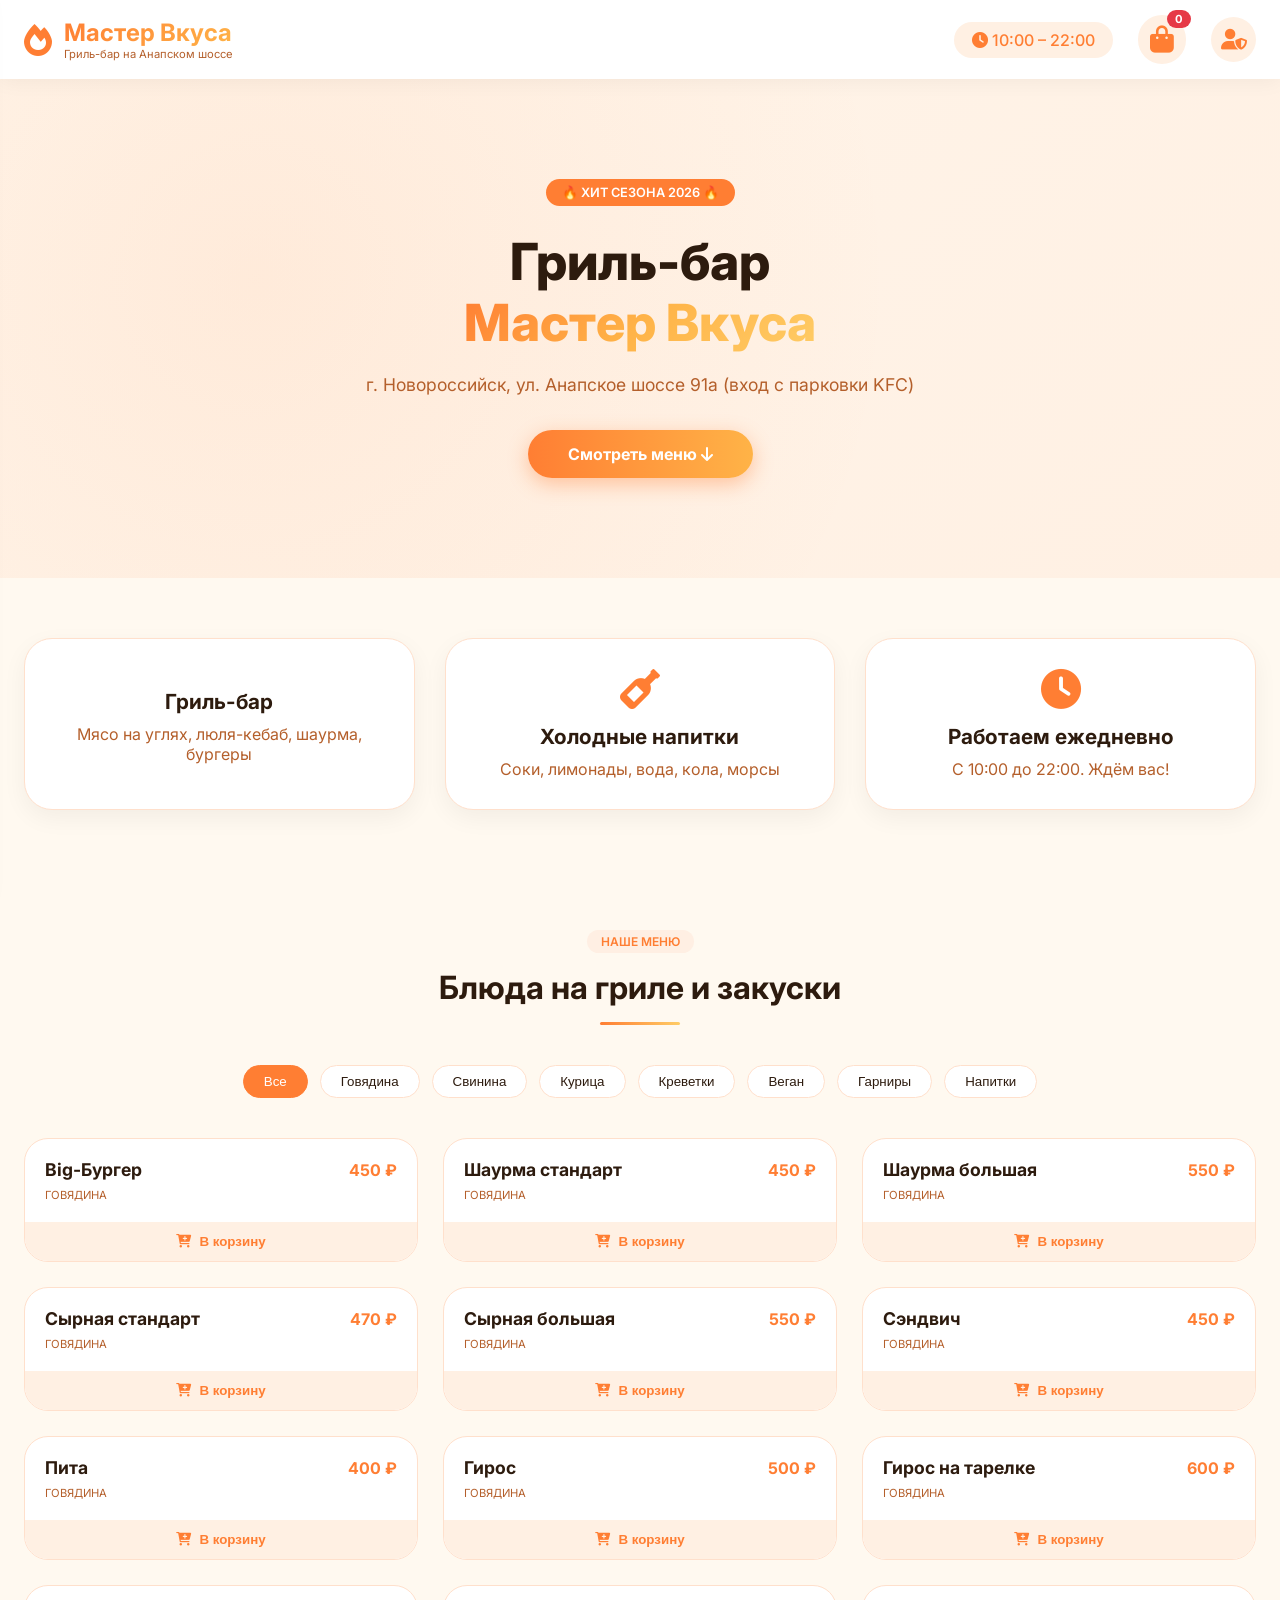
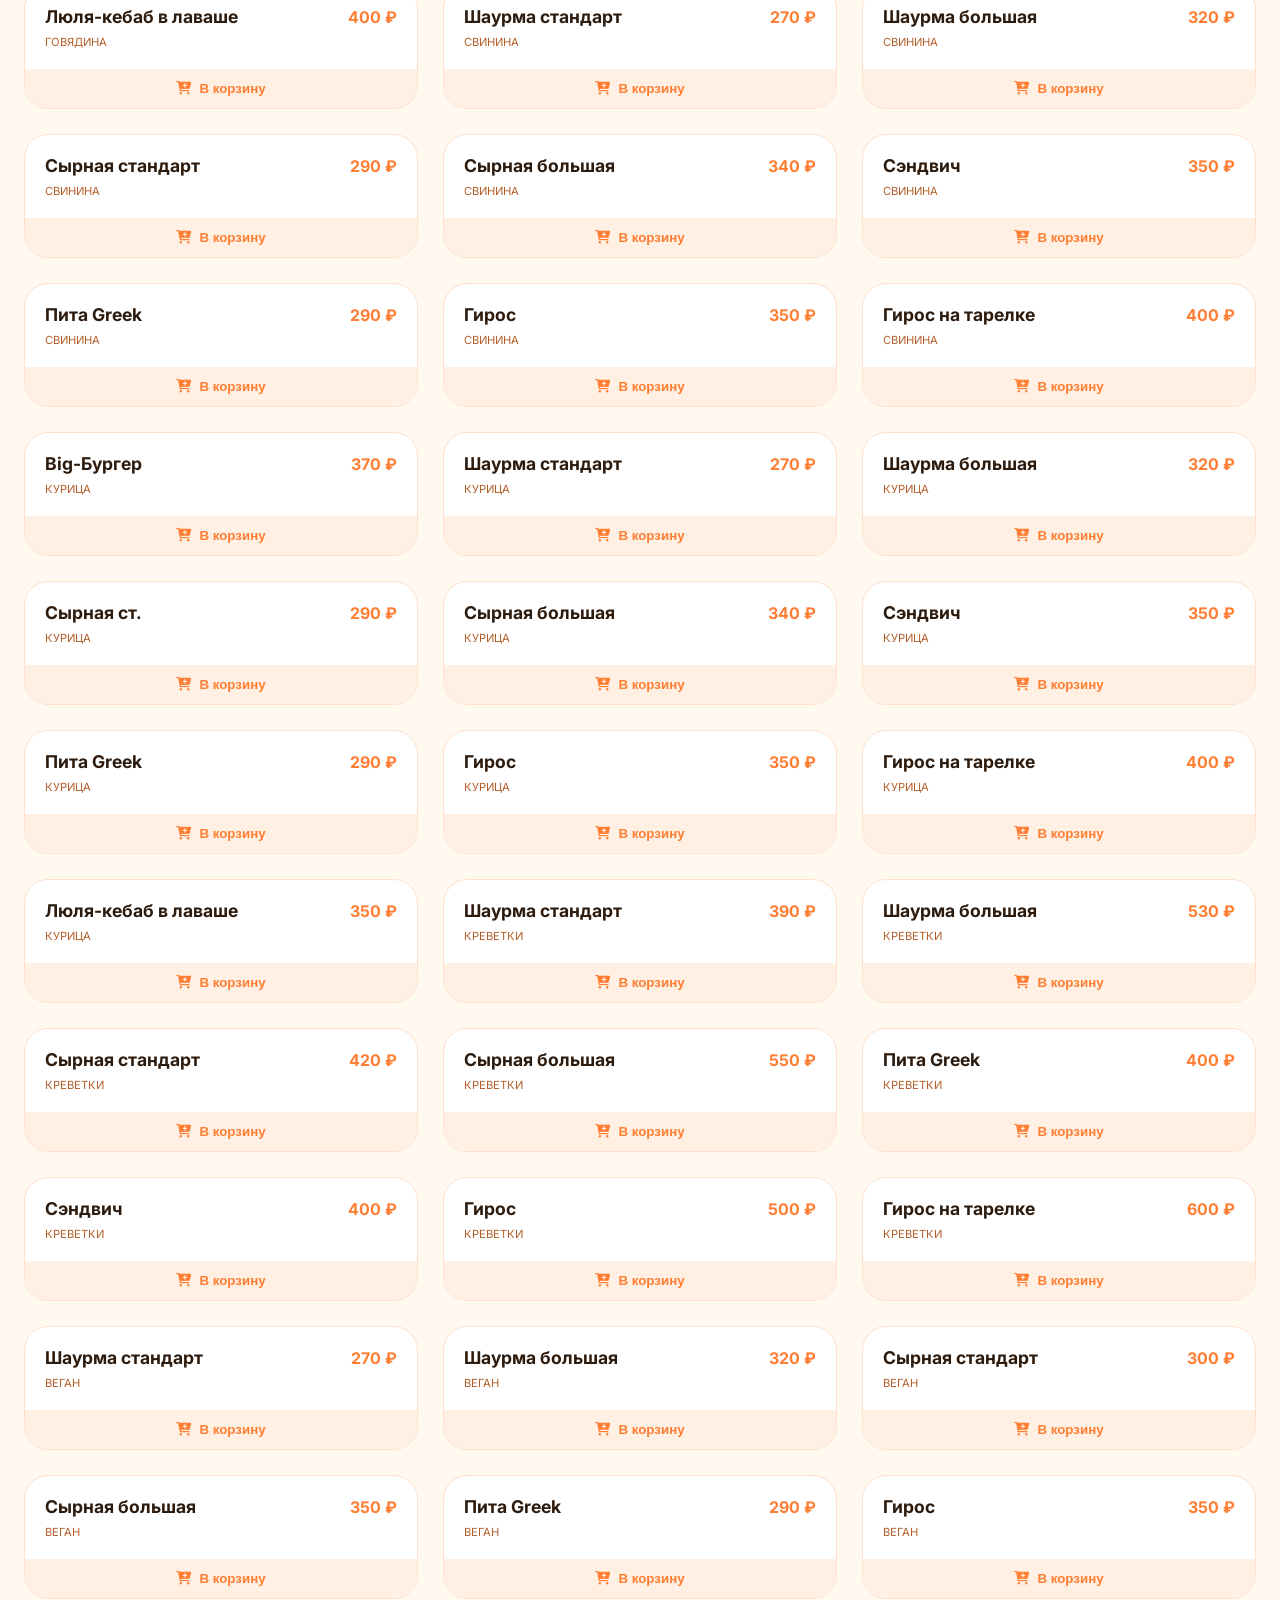
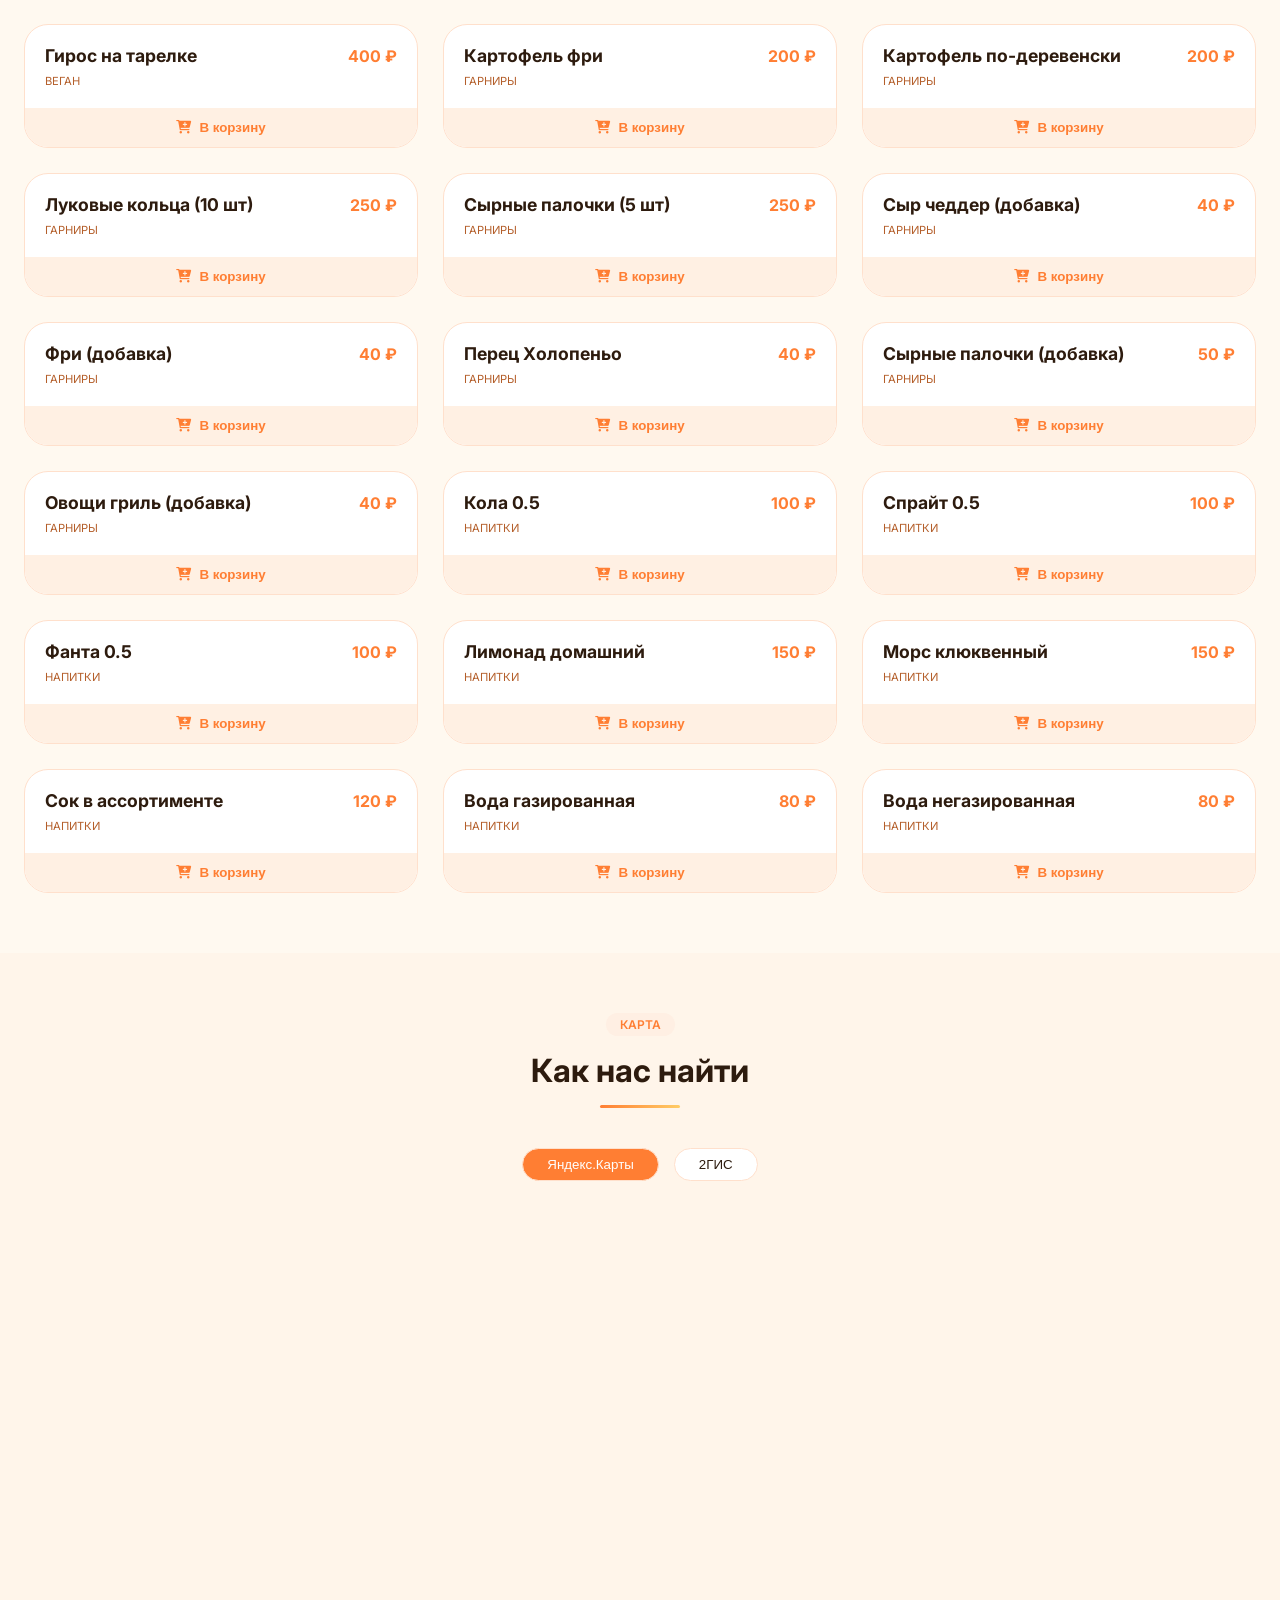
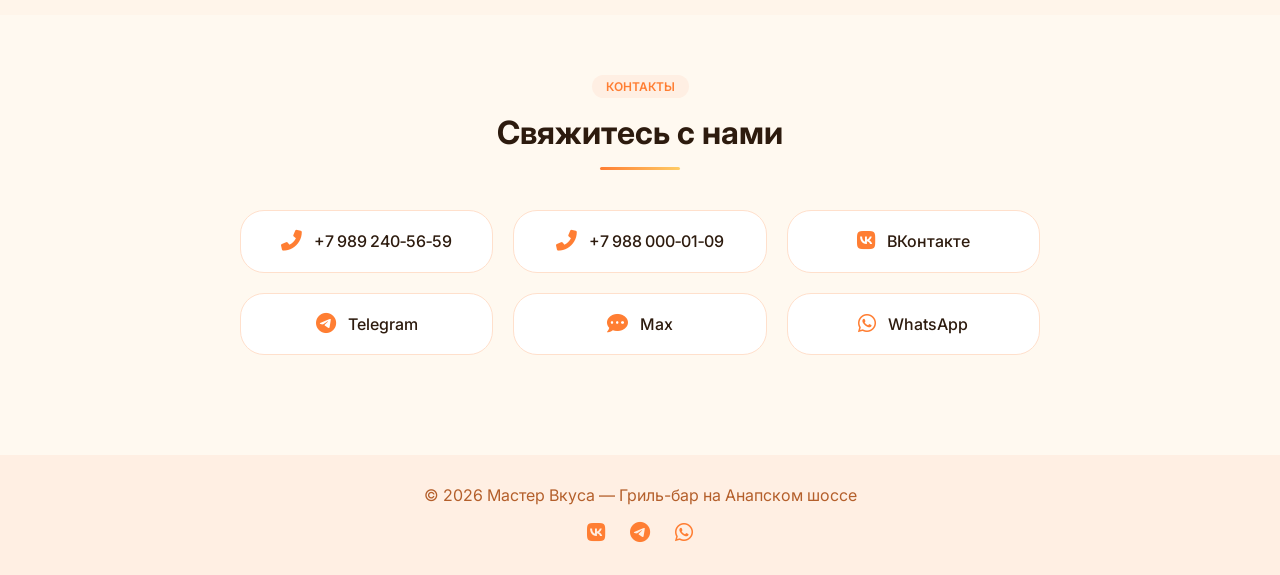
<file: index.html>
<!DOCTYPE html>
<html lang="ru">
<head>
    <meta charset="UTF-8">
    <meta name="viewport" content="width=device-width, initial-scale=1.0, user-scalable=yes">
    <title>Мастер Вкуса — гриль-бар на Анапском шоссе</title>
    <link rel="stylesheet" href="style.css">
    <link rel="stylesheet" href="https://cdnjs.cloudflare.com/ajax/libs/font-awesome/6.0.0-beta3/css/all.min.css">
    <link href="https://fonts.googleapis.com/css2?family=Inter:opsz,wght@14..32,300;400;500;600;700;800&display=swap" rel="stylesheet">
</head>
<body>

    <div class="burger-menu" id="burgerMenu">
        <div class="burger-line line1"></div>
        <div class="burger-line line2"></div>
        <div class="burger-line line3"></div>
    </div>
    <nav class="mobile-nav" id="mobileNav">
        <ul>
            <li><a href="#menu" class="mobile-link">🍔 Меню</a></li>
            <li><a href="#map" class="mobile-link">📍 Карта</a></li>
            <li><a href="#contacts" class="mobile-link">📞 Контакты</a></li>
            <li><a href="#" id="mobileCartLink">🛒 Корзина <span id="mobileCartCount">0</span></a></li>
            <li><a href="#" id="mobileAdminLink">🛡️ Админ</a></li>
            <li><button id="themeToggleMobile" class="theme-btn-mobile">🌙 Тёмная тема</button></li>
        </ul>
    </nav>

    <div id="toast" class="toast"></div>

    <header class="header">
        <div class="container">
            <div class="logo">
                <i class="fas fa-fire"></i>
                <div>
                    <h1>Мастер Вкуса</h1>
                    <p>Гриль-бар на Анапском шоссе</p>
                </div>
            </div>
            <div class="header-actions">
                <div class="hours"><i class="fas fa-clock"></i> 10:00 – 22:00</div>
                <div class="cart-icon" id="cartIcon">
                    <i class="fas fa-bag-shopping"></i>
                    <span id="cartCount" class="cart-count">0</span>
                </div>
                <button class="admin-btn" id="adminPanelBtn"><i class="fas fa-user-shield"></i></button>
            </div>
        </div>
    </header>

    <section class="hero">
        <div class="hero-bg"></div>
        <div class="container hero-content">
            <span class="hero-badge">🔥 ХИТ СЕЗОНА 2026 🔥</span>
            <h2>Гриль-бар<br><span class="gradient-text">Мастер Вкуса</span></h2>
            <p>г. Новороссийск, ул. Анапское шоссе 91а (вход с парковки KFC)</p>
            <a href="#menu" class="btn-primary">Смотреть меню <i class="fas fa-arrow-down"></i></a>
        </div>
    </section>

    <section class="info-cards">
        <div class="container">
            <div class="info-grid">
                <div class="info-card"><i class="fas fa-grill"></i><h3>Гриль-бар</h3><p>Мясо на углях, люля-кебаб, шаурма, бургеры</p></div>
                <div class="info-card"><i class="fas fa-wine-bottle"></i><h3>Холодные напитки</h3><p>Соки, лимонады, вода, кола, морсы</p></div>
                <div class="info-card"><i class="fas fa-clock"></i><h3>Работаем ежедневно</h3><p>С 10:00 до 22:00. Ждём вас!</p></div>
            </div>
        </div>
    </section>

    <section class="menu-section" id="menu">
        <div class="container">
            <div class="section-header">
                <span class="section-tag">НАШЕ МЕНЮ</span>
                <h2>Блюда на гриле и закуски</h2>
                <div class="line"></div>
            </div>
            <div class="category-filters">
                <button class="filter-btn active" data-cat="all">Все</button>
                <button class="filter-btn" data-cat="ГОВЯДИНА">Говядина</button>
                <button class="filter-btn" data-cat="СВИНИНА">Свинина</button>
                <button class="filter-btn" data-cat="КУРИЦА">Курица</button>
                <button class="filter-btn" data-cat="КРЕВЕТКИ">Креветки</button>
                <button class="filter-btn" data-cat="ВЕГАН">Веган</button>
                <button class="filter-btn" data-cat="ГАРНИРЫ">Гарниры</button>
                <button class="filter-btn" data-cat="НАПИТКИ">Напитки</button>
            </div>
            <div id="menuGrid" class="menu-grid"></div>
        </div>
    </section>

    <section class="map-section" id="map">
        <div class="container">
            <div class="section-header">
                <span class="section-tag">КАРТА</span>
                <h2>Как нас найти</h2>
                <div class="line"></div>
            </div>
            <div class="map-wrapper">
                <div class="map-tabs">
                    <button class="map-tab active" data-map="yandex">Яндекс.Карты</button>
                    <button class="map-tab" data-map="dgis">2ГИС</button>
                </div>
                <div id="yandexMap" class="map-container active">
                    <iframe src="https://yandex.ru/map-widget/v1/?ll=37.727355%2C44.743992&z=16&pt=37.727355%2C44.743992" width="100%" height="350" style="border:0; border-radius:24px;" allowfullscreen="" loading="lazy"></iframe>
                </div>
                <div id="dgisMap" class="map-container">
                    <iframe src="https://2gis.ru/novorossiysk/firm/70000001045162228/inside?m=37.727355%2C44.743992%2F16" width="100%" height="350" style="border:0; border-radius:24px;" allowfullscreen="" loading="lazy"></iframe>
                </div>
            </div>
        </div>
    </section>

    <section class="contacts-section" id="contacts">
        <div class="container">
            <div class="section-header">
                <span class="section-tag">КОНТАКТЫ</span>
                <h2>Свяжитесь с нами</h2>
                <div class="line"></div>
            </div>
            <div class="contacts-grid">
                <a href="tel:+79892405659" class="contact-card"><i class="fas fa-phone-alt"></i><span>+7 989 240‑56‑59</span></a>
                <a href="tel:+79880000109" class="contact-card"><i class="fas fa-phone-alt"></i><span>+7 988 000‑01‑09</span></a>
                <a href="https://vk.ru/id193397921" target="_blank" class="contact-card"><i class="fab fa-vk"></i><span>ВКонтакте</span></a>
                <a href="https://t.me/Temur_Zohan" target="_blank" class="contact-card"><i class="fab fa-telegram"></i><span>Telegram</span></a>
                <a href="https://max.ru/u/79880000109" target="_blank" class="contact-card"><i class="fas fa-comment-dots"></i><span>Max</span></a>
                <a href="https://wa.me/79880000109" target="_blank" class="contact-card"><i class="fab fa-whatsapp"></i><span>WhatsApp</span></a>
            </div>
        </div>
    </section>

    <!-- Модалка корзины -->
    <div id="cartModal" class="modal">
        <div class="modal-content">
            <span class="close">&times;</span>
            <h2><i class="fas fa-bag-shopping"></i> Корзина</h2>
            <div id="cartItems" class="cart-items-list"></div>
            <div class="cart-total">Итого: <span id="cartTotalPrice">0</span> ₽</div>
            <button id="checkoutBtn" class="btn-checkout">Оформить заказ →</button>
        </div>
    </div>

    <!-- Модалка оформления заказа -->
    <div id="orderModal" class="modal">
        <div class="modal-content">
            <span class="close-order">&times;</span>
            <h2><i class="fas fa-clipboard-list"></i> Оформление заказа</h2>
            <form id="orderForm">
                <label>Ваше имя</label>
                <input type="text" id="customerName" placeholder="Алексей" required>
                
                <label>Ваша фамилия</label>
                <input type="text" id="customerLastName" placeholder="Иванов" required>
                
                <label>Телефон</label>
                <input type="tel" id="customerPhone" placeholder="+7 999 123 45 67" required>
                
                <label>Способ получения</label>
                <select id="deliveryMethod" required>
                    <option value="Самовывоз">📦 Самовывоз (Анапское шоссе 91а)</option>
                    <option value="Доставка">🚚 Доставка курьером</option>
                    <option value="В заведении">🍽️ Поесть в заведении</option>
                </select>
                
                <div id="addressBlock" style="display: none;">
                    <label>Адрес доставки</label>
                    <input type="text" id="customerAddress" placeholder="ул. Красная, 12, кв. 5">
                </div>
                
                <label>Способ оплаты</label>
                <select id="paymentMethod">
                    <option value="Наличные">Наличные</option>
                    <option value="Карта">Карта</option>
                    <option value="СБП">СБП (QR-код)</option>
                    <option value="Криптовалюта">Криптовалюта</option>
                </select>
                
                <button type="submit" class="btn-submit">Отправить заказ →</button>
            </form>
        </div>
    </div>

    <!-- Модалка добавок -->
    <div id="extrasModal" class="modal">
        <div class="modal-content">
            <span class="close-extras">&times;</span>
            <h2><i class="fas fa-plus-circle"></i> Добавки</h2>
            <p><strong id="extrasItemName"></strong></p>
            <div id="extrasList" class="extras-list"></div>
            <button id="extrasSaveBtn" class="btn-submit">Сохранить →</button>
        </div>
    </div>

    <!-- Админ панель -->
    <div id="adminModal" class="modal">
        <div class="modal-content admin-panel">
            <span class="close-admin">&times;</span>
            <h2><i class="fas fa-lock"></i> Админ панель</h2>
            <form id="adminLoginForm">
                <label>Пароль</label>
                <input type="password" id="adminPassword" placeholder="Введите пароль">
                <button type="submit" class="btn-submit">Войти</button>
            </form>
            <div id="adminContent" style="display:none;">
                <div class="admin-header">
                    <h3>📋 Заказы клиентов</h3>
                </div>
                <div id="ordersList" class="admin-orders-list"></div>
            </div>
        </div>
    </div>

    <footer class="footer">
        <div class="container">
            <p>© 2026 Мастер Вкуса — Гриль-бар на Анапском шоссе</p>
            <div class="social-icons">
                <a href="https://vk.ru/id193397921" target="_blank"><i class="fab fa-vk"></i></a>
                <a href="https://t.me/Temur_Zohan" target="_blank"><i class="fab fa-telegram"></i></a>
                <a href="https://wa.me/79880000109" target="_blank"><i class="fab fa-whatsapp"></i></a>
            </div>
        </div>
    </footer>

    <script src="script.js"></script>
</body>
</html>
</file>
<file: style.css>
* {
    margin: 0;
    padding: 0;
    box-sizing: border-box;
}

body {
    background: #fff9f0;
    color: #2d1b0e;
    font-family: 'Inter', sans-serif;
    overflow-x: hidden;
}

.container {
    max-width: 1300px;
    margin: 0 auto;
    padding: 0 24px;
}

.toast {
    position: fixed;
    bottom: 30px;
    left: 50%;
    transform: translateX(-50%) translateY(100px);
    background: #ff7e33;
    color: white;
    padding: 12px 24px;
    border-radius: 40px;
    z-index: 9999;
    transition: 0.3s;
    opacity: 0;
    white-space: nowrap;
}
.toast.show {
    opacity: 1;
    transform: translateX(-50%) translateY(0);
}

.burger-menu {
    display: none;
    position: fixed;
    top: 22px;
    left: 20px;
    z-index: 1001;
    width: 30px;
    height: 24px;
    flex-direction: column;
    justify-content: space-between;
    cursor: pointer;
}
.burger-line {
    width: 100%;
    height: 3px;
    background: #ff7e33;
    border-radius: 5px;
    transition: 0.3s;
}
.burger-menu.active .line1 { transform: translateY(10px) rotate(45deg); }
.burger-menu.active .line2 { opacity: 0; }
.burger-menu.active .line3 { transform: translateY(-10px) rotate(-45deg); }
.mobile-nav {
    position: fixed;
    top: 0;
    left: -280px;
    width: 260px;
    height: 100vh;
    background: white;
    z-index: 1000;
    padding: 80px 20px;
    transition: 0.3s;
    box-shadow: 4px 0 20px rgba(0,0,0,0.1);
}
.mobile-nav.active { left: 0; }
.mobile-nav ul { list-style: none; }
.mobile-nav ul li { margin: 25px 0; }
.mobile-nav ul li a, .theme-btn-mobile {
    display: flex;
    align-items: center;
    gap: 12px;
    font-size: 1.1rem;
    font-weight: 500;
    color: #2d1b0e;
    text-decoration: none;
    background: none;
    border: none;
    width: 100%;
    cursor: pointer;
}
@media (max-width: 768px) {
    .burger-menu { display: flex; }
    .header .container { padding-left: 55px; }
}

.header {
    background: white;
    box-shadow: 0 2px 20px rgba(0,0,0,0.05);
    padding: 15px 0;
    position: sticky;
    top: 0;
    z-index: 100;
}
.header .container {
    display: flex;
    justify-content: space-between;
    align-items: center;
    flex-wrap: wrap;
    gap: 20px;
}
.logo {
    display: flex;
    align-items: center;
    gap: 12px;
}
.logo i {
    font-size: 2rem;
    color: #ff7e33;
}
.logo h1 {
    font-size: 1.5rem;
    background: linear-gradient(135deg, #ff7e33, #ffb347);
    -webkit-background-clip: text;
    background-clip: text;
    color: transparent;
}
.logo p {
    font-size: 0.7rem;
    color: #b45f2b;
}
.header-actions {
    display: flex;
    gap: 25px;
    align-items: center;
}
.hours {
    background: #fff0e3;
    padding: 8px 18px;
    border-radius: 50px;
    font-weight: 500;
    color: #ff7e33;
}
.cart-icon {
    font-size: 1.7rem;
    cursor: pointer;
    position: relative;
    color: #ff7e33;
    background: #fff0e3;
    padding: 8px 12px;
    border-radius: 50px;
    transition: 0.2s;
}
.cart-icon:hover {
    background: #ff7e33;
    color: white;
}
.admin-btn {
    background: #fff0e3;
    border: none;
    font-size: 1.3rem;
    cursor: pointer;
    color: #ff7e33;
    width: 45px;
    height: 45px;
    border-radius: 50%;
    transition: 0.2s;
}
.admin-btn:hover {
    background: #ff7e33;
    color: white;
}
.cart-count {
    position: absolute;
    top: -5px;
    right: -5px;
    background: #e63946;
    color: white;
    border-radius: 30px;
    padding: 2px 8px;
    font-size: 0.7rem;
    font-weight: bold;
}

.hero {
    position: relative;
    padding: 100px 0;
    text-align: center;
    background: linear-gradient(135deg, #fff5ea, #fff0e3);
}
.hero-bg {
    position: absolute;
    top: 0;
    left: 0;
    width: 100%;
    height: 100%;
    background-image: radial-gradient(circle at 20% 40%, rgba(255, 126, 51, 0.08) 0%, transparent 60%);
    pointer-events: none;
}
.hero-content { position: relative; z-index: 2; }
.hero-badge {
    display: inline-block;
    background: #ff7e33;
    color: white;
    padding: 6px 16px;
    border-radius: 50px;
    font-size: 0.8rem;
    font-weight: 600;
    margin-bottom: 25px;
}
.hero h2 {
    font-size: 3.2rem;
    font-weight: 800;
    line-height: 1.2;
    margin-bottom: 20px;
}
.gradient-text {
    background: linear-gradient(135deg, #ff7e33, #ffb347, #ffcc66);
    -webkit-background-clip: text;
    background-clip: text;
    color: transparent;
}
.hero p {
    font-size: 1.1rem;
    color: #b45f2b;
    margin-bottom: 35px;
}
.btn-primary {
    background: linear-gradient(90deg, #ff7e33, #ffb347);
    border: none;
    padding: 14px 40px;
    border-radius: 50px;
    font-weight: 700;
    color: white;
    text-decoration: none;
    display: inline-block;
    transition: 0.3s;
    box-shadow: 0 6px 20px rgba(255, 126, 51, 0.4);
}
.btn-primary:hover {
    transform: translateY(-3px);
    box-shadow: 0 12px 28px rgba(255, 126, 51, 0.5);
}

.info-cards {
    padding: 60px 0;
}
.info-grid {
    display: grid;
    grid-template-columns: repeat(auto-fit, minmax(260px, 1fr));
    gap: 30px;
}
.info-card {
    text-align: center;
    padding: 30px;
    background: white;
    border-radius: 28px;
    box-shadow: 0 8px 24px rgba(0,0,0,0.05);
    transition: 0.3s;
    border: 1px solid #ffe0cc;
}
.info-card:hover {
    transform: translateY(-5px);
    border-color: #ff7e33;
}
.info-card i {
    font-size: 2.5rem;
    color: #ff7e33;
    margin-bottom: 15px;
}
.info-card h3 {
    font-size: 1.3rem;
    margin-bottom: 10px;
}
.info-card p {
    color: #b45f2b;
}

.menu-section {
    padding: 60px 0;
}
.section-header {
    text-align: center;
    margin-bottom: 40px;
}
.section-tag {
    display: inline-block;
    background: #ffefe3;
    color: #ff7e33;
    padding: 4px 14px;
    border-radius: 50px;
    font-size: 0.75rem;
    font-weight: 600;
    margin-bottom: 15px;
}
.section-header h2 {
    font-size: 2rem;
    margin-bottom: 15px;
}
.line {
    width: 80px;
    height: 3px;
    background: linear-gradient(90deg, #ff7e33, #ffcc66);
    margin: 0 auto;
    border-radius: 10px;
}
.category-filters {
    display: flex;
    flex-wrap: wrap;
    justify-content: center;
    gap: 12px;
    margin-bottom: 40px;
}
.filter-btn {
    background: white;
    border: 1px solid #ffe0cc;
    padding: 8px 20px;
    border-radius: 50px;
    color: #2d1b0e;
    cursor: pointer;
    transition: 0.2s;
}
.filter-btn.active, .filter-btn:hover {
    background: #ff7e33;
    color: white;
    border-color: #ff7e33;
}
.menu-grid {
    display: grid;
    grid-template-columns: repeat(auto-fill, minmax(300px, 1fr));
    gap: 25px;
}
.menu-card {
    background: white;
    border-radius: 24px;
    overflow: hidden;
    transition: 0.3s;
    border: 1px solid #ffe0cc;
}
.menu-card:hover {
    transform: translateY(-5px);
    border-color: #ff7e33;
}
.card-content {
    padding: 20px;
}
.card-title {
    display: flex;
    justify-content: space-between;
    align-items: baseline;
    margin-bottom: 8px;
}
.item-name {
    font-weight: 700;
    font-size: 1.1rem;
}
.item-price {
    color: #ff7e33;
    font-weight: 700;
}
.btn-add {
    background: #fff0e3;
    border: none;
    width: 100%;
    padding: 12px;
    font-weight: 600;
    color: #ff7e33;
    cursor: pointer;
    transition: 0.2s;
    display: flex;
    align-items: center;
    justify-content: center;
    gap: 8px;
}
.btn-add:hover {
    background: #ff7e33;
    color: white;
}

.map-section {
    padding: 60px 0;
    background: #fff5ea;
}
.map-tabs {
    display: flex;
    gap: 15px;
    justify-content: center;
    margin-bottom: 20px;
}
.map-tab {
    background: white;
    border: 1px solid #ffe0cc;
    padding: 8px 24px;
    border-radius: 50px;
    color: #2d1b0e;
    cursor: pointer;
}
.map-tab.active {
    background: #ff7e33;
    color: white;
}
.map-container {
    display: none;
}
.map-container.active {
    display: block;
}

.contacts-section {
    padding: 60px 0;
}
.contacts-grid {
    display: grid;
    grid-template-columns: repeat(auto-fit, minmax(200px, 1fr));
    gap: 20px;
    max-width: 800px;
    margin: 0 auto;
}
.contact-card {
    background: white;
    padding: 20px;
    border-radius: 24px;
    display: flex;
    align-items: center;
    justify-content: center;
    gap: 12px;
    text-decoration: none;
    color: #2d1b0e;
    font-weight: 500;
    transition: 0.2s;
    border: 1px solid #ffe0cc;
}
.contact-card:hover {
    border-color: #ff7e33;
    transform: translateY(-3px);
}
.contact-card i {
    font-size: 1.3rem;
    color: #ff7e33;
}

.modal {
    display: none;
    position: fixed;
    z-index: 1002;
    left: 0;
    top: 0;
    width: 100%;
    height: 100%;
    background: rgba(0,0,0,0.5);
    backdrop-filter: blur(4px);
}
.modal-content {
    background: white;
    margin: 50px auto;
    width: 90%;
    max-width: 550px;
    border-radius: 32px;
    padding: 30px;
    animation: fadeUp 0.3s;
}
@keyframes fadeUp {
    from { opacity: 0; transform: translateY(30px);}
    to { opacity: 1; transform: translateY(0);}
}
.close, .close-order, .close-admin, .close-extras {
    float: right;
    font-size: 28px;
    cursor: pointer;
    color: #aaa;
}
.close:hover, .close-order:hover, .close-admin:hover, .close-extras:hover {
    color: #ff7e33;
}
.cart-items-list {
    max-height: 350px;
    overflow-y: auto;
    margin: 20px 0;
}
.cart-item {
    display: flex;
    justify-content: space-between;
    align-items: center;
    background: #fef8f0;
    padding: 12px 16px;
    border-radius: 50px;
    margin-bottom: 10px;
}
.cart-item-info {
    flex: 1;
}
.cart-item-name {
    font-weight: 600;
}
.cart-item-controls {
    display: flex;
    align-items: center;
    gap: 12px;
}
.cart-item-controls button {
    background: #fff0e3;
    border: none;
    width: 30px;
    height: 30px;
    border-radius: 50%;
    cursor: pointer;
    font-weight: bold;
}
.cart-item-controls button:hover {
    background: #ff7e33;
    color: white;
}
.cart-item-remove {
    background: #e63946;
    border: none;
    padding: 5px 14px;
    border-radius: 30px;
    color: white;
    cursor: pointer;
}
.cart-total {
    font-size: 1.4rem;
    text-align: right;
    margin: 15px 0;
    border-top: 2px solid #ffe0cc;
    padding-top: 15px;
    font-weight: 700;
    color: #ff7e33;
}
.btn-checkout, .btn-submit {
    background: #ff7e33;
    width: 100%;
    padding: 14px;
    border: none;
    border-radius: 60px;
    font-weight: 700;
    font-size: 1rem;
    color: white;
    cursor: pointer;
    transition: 0.2s;
}
.btn-checkout:hover, .btn-submit:hover {
    background: #ffb347;
}
.extras-list {
    display: flex;
    flex-direction: column;
    gap: 10px;
    margin: 15px 0;
}
.extras-item {
    display: flex;
    justify-content: space-between;
    align-items: center;
    padding: 10px;
    background: #fef8f0;
    border-radius: 50px;
}
.extras-item label {
    display: flex;
    align-items: center;
    gap: 8px;
}
.extras-item input {
    width: 20px;
    height: 20px;
    cursor: pointer;
}
form label {
    display: block;
    margin: 15px 0 5px;
    font-weight: 500;
}
form input, form select {
    width: 100%;
    padding: 12px;
    border-radius: 60px;
    border: 1px solid #ffe0cc;
    background: #fefaf5;
    font-size: 1rem;
}

.admin-panel {
    max-width: 800px !important;
}
.admin-header {
    display: flex;
    justify-content: space-between;
    align-items: center;
    margin-bottom: 20px;
    flex-wrap: wrap;
    gap: 15px;
}
.admin-orders-list {
    max-height: 500px;
    overflow-y: auto;
}
.admin-order-item {
    background: #fef8f0;
    padding: 15px;
    border-radius: 20px;
    margin-bottom: 12px;
}
.admin-order-header {
    display: flex;
    justify-content: space-between;
    align-items: center;
    flex-wrap: wrap;
    gap: 10px;
    margin-bottom: 10px;
    padding-bottom: 8px;
    border-bottom: 1px solid #ffe0cc;
}
.admin-order-customer {
    font-weight: 700;
    color: #ff7e33;
}
.admin-order-total {
    font-weight: 700;
}
.admin-order-items {
    font-size: 0.85rem;
    color: #b45f2b;
    margin-top: 8px;
}

.footer {
    background: #ffefe3;
    text-align: center;
    padding: 30px;
    margin-top: 40px;
    color: #b45f2b;
}
.social-icons {
    display: flex;
    justify-content: center;
    gap: 25px;
    margin-top: 15px;
}
.social-icons a {
    color: #ff7e33;
    font-size: 1.3rem;
    transition: 0.2s;
}
.social-icons a:hover {
    transform: translateY(-3px);
}

@media (max-width: 768px) {
    .hero h2 { font-size: 2rem; }
    .section-header h2 { font-size: 1.6rem; }
    .cart-item { flex-wrap: wrap; gap: 10px; }
    .cart-item-controls { margin-left: auto; }
}
</file>
